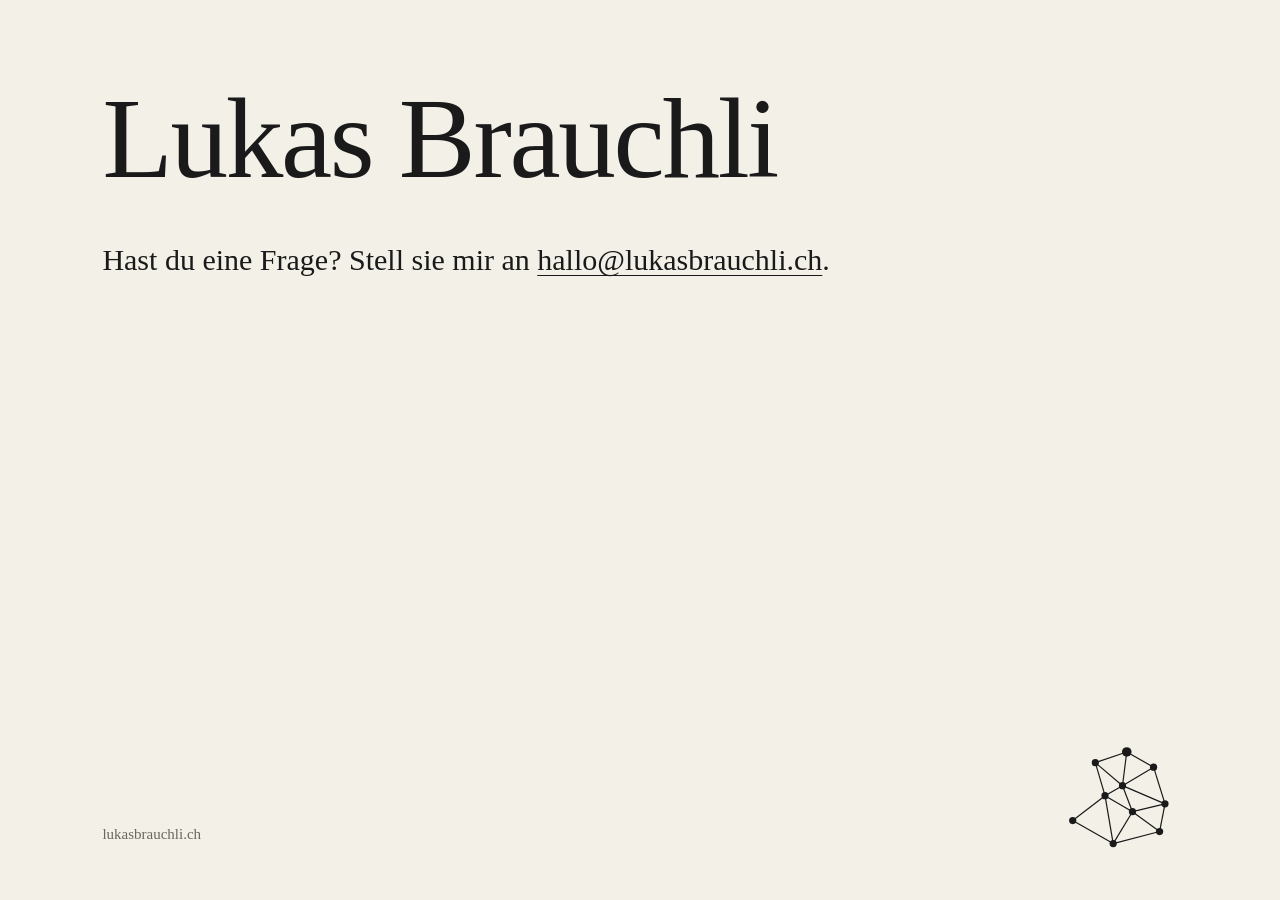
<file: index.html>
<!DOCTYPE html>
<html lang="de-CH">
<head>
<meta charset="utf-8">
<meta name="viewport" content="width=device-width, initial-scale=1">
<title>Lukas Brauchli</title>
<meta name="description" content="Lukas Brauchli. Hast du eine Frage? Stell sie mir: hallo@lukasbrauchli.ch">
<style>
  html {
    background: #f3f0e8;
    color: #1a1a1a;
  }
  body {
    margin: 0;
    min-height: 100vh;
    display: flex;
    flex-direction: column;
    justify-content: space-between;
    padding: 9vh 8vw 6vh;
    box-sizing: border-box;
    font: 19px/1.45 "Iowan Old Style", "Palatino Linotype", Palatino, Georgia, serif;
  }
  h1 {
    margin: 0;
    font-weight: normal;
    font-size: clamp(44px, 9vw, 120px);
    line-height: 1;
    letter-spacing: -0.02em;
  }
  p {
    margin: 1.4em 0 0;
    font-size: clamp(20px, 2.6vw, 30px);
    max-width: 26em;
  }
  a {
    color: inherit;
    text-decoration-thickness: 1px;
    text-underline-offset: 0.18em;
  }
  a:hover {
    background: #1a1a1a;
    color: #f3f0e8;
    text-decoration: none;
  }
  footer {
    display: flex;
    justify-content: space-between;
    align-items: flex-end;
    font-size: 15px;
    color: #6b675e;
  }
  #graph {
    width: 120px;
    height: 120px;
    margin: 0 -6px -6px 0;
  }
  #graph line {
    stroke: #1a1a1a;
    stroke-width: 1;
  }
  #graph circle {
    fill: #1a1a1a;
  }
</style>
</head>
<body>
  <main>
    <h1>Lukas Brauchli</h1>
    <p>Hast du eine Frage? Stell sie mir an <a href="mailto:hallo@lukasbrauchli.ch">hallo@lukasbrauchli.ch</a>.</p>
  </main>
  <footer>
    <span>lukasbrauchli.ch</span>
    <svg id="graph" viewBox="0 0 100 100" aria-hidden="true"></svg>
  </footer>

<script>
  // Ein kleines Netz: Punkte treiben langsam, die Linien gehen mit.
  var nodes = [
    [50, 12], [22, 30], [78, 28], [52, 42], [30, 58],
    [82, 56], [12, 74], [58, 70], [36, 88], [80, 86]
  ];
  var edges = [[0, 1], [0, 2], [0, 3], [1, 3], [2, 3], [1, 4], [3, 4], [3, 5], [2, 5], [4, 6],
    [4, 7], [3, 7], [5, 7], [6, 8], [4, 8], [7, 8], [7, 9], [5, 9], [8, 9]];
  var svg = document.getElementById('graph');
  var ns = 'http://www.w3.org/2000/svg';
  var lines = edges.map(function () { return svg.appendChild(document.createElementNS(ns, 'line')); });
  var dots = nodes.map(function (n, i) {
    var c = document.createElementNS(ns, 'circle');
    c.setAttribute('r', i === 0 ? 4 : 3);
    return c;
  });
  dots.forEach(function (c) { svg.appendChild(c); });

  function draw(t) {
    var pos = nodes.map(function (n, i) {
      return [
        n[0] + Math.sin(t / 2300 + i * 1.7) * 5,
        n[1] + Math.cos(t / 2900 + i * 2.3) * 5
      ];
    });
    edges.forEach(function (e, k) {
      lines[k].setAttribute('x1', pos[e[0]][0]);
      lines[k].setAttribute('y1', pos[e[0]][1]);
      lines[k].setAttribute('x2', pos[e[1]][0]);
      lines[k].setAttribute('y2', pos[e[1]][1]);
    });
    pos.forEach(function (p, i) {
      dots[i].setAttribute('cx', p[0]);
      dots[i].setAttribute('cy', p[1]);
    });
  }

  if (matchMedia('(prefers-reduced-motion: reduce)').matches) {
    draw(0);
  } else {
    (function loop(t) { draw(t); requestAnimationFrame(loop); })(0);
  }
</script>
</body>
</html>
</file>
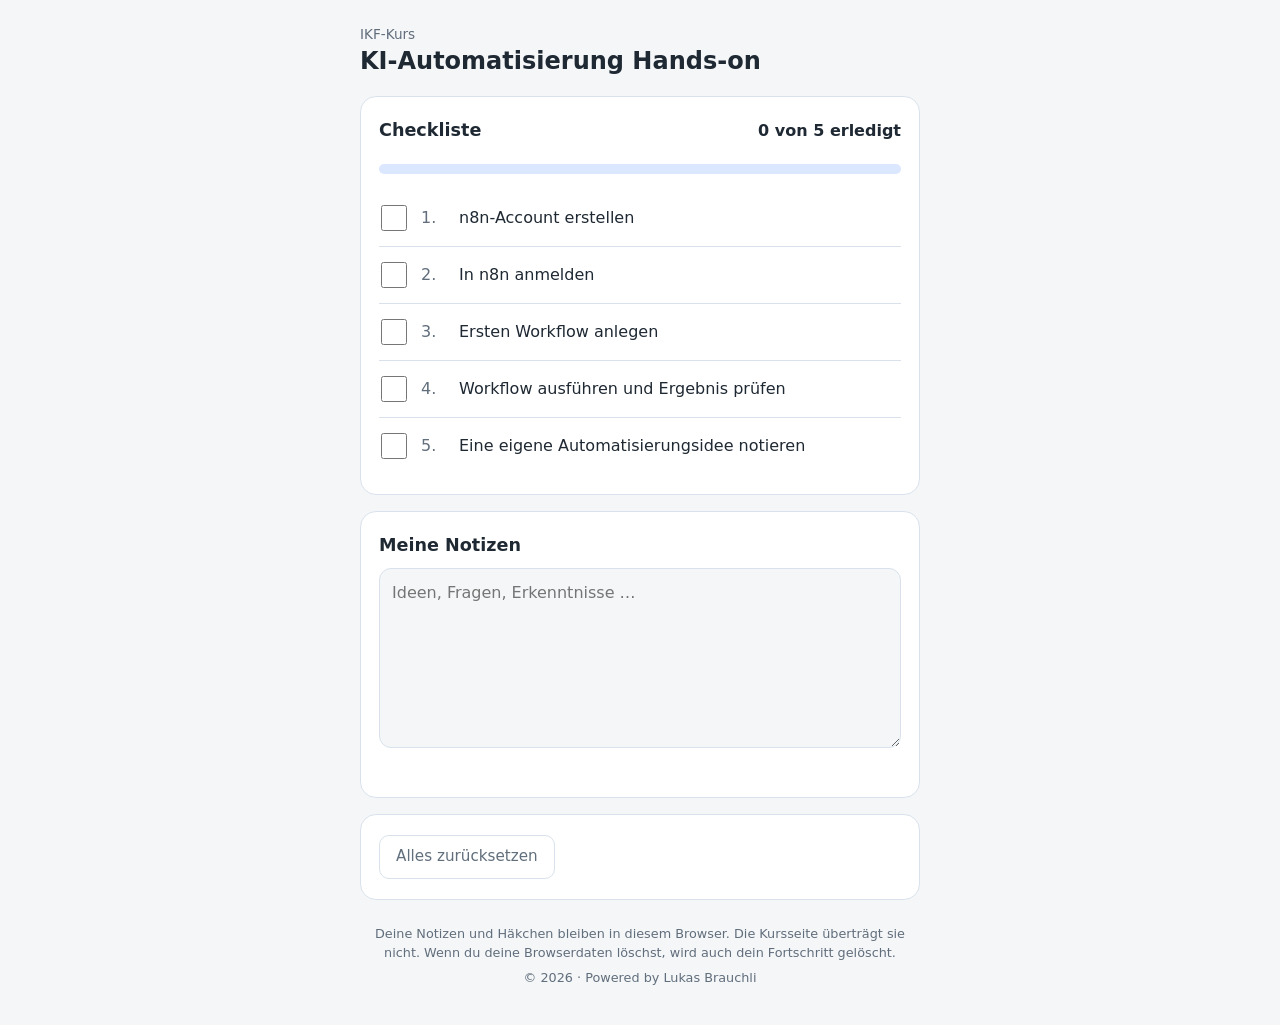
<file: schulung.html>
<!DOCTYPE html>
<html lang="de">
<head>
  <meta charset="utf-8">
  <meta name="viewport" content="width=device-width, initial-scale=1, viewport-fit=cover">
  <meta name="referrer" content="no-referrer">
  <meta http-equiv="Content-Security-Policy" content="default-src 'none'; style-src 'unsafe-inline'; script-src 'unsafe-inline'; img-src 'self' data:; base-uri 'none'; form-action 'none'">
  <meta name="theme-color" content="#1f2933">
  <title>KI-Automatisierung Hands-on – Checkliste</title>
  <style>
    :root {
      --bg: #f4f6f8;
      --card: #ffffff;
      --text: #1f2933;
      --muted: #616e7c;
      --accent: #2563eb;
      --accent-soft: #dbe7ff;
      --border: #d9e2ec;
      --done: #1b7f3b;
      --radius: 16px;
    }
    @media (prefers-color-scheme: dark) {
      :root {
        --bg: #12171d;
        --card: #1c232b;
        --text: #f0f4f8;
        --muted: #9aa5b1;
        --accent: #4f8cff;
        --accent-soft: #22324d;
        --border: #323f4b;
        --done: #4cc77a;
      }
    }
    * { box-sizing: border-box; }
    html { -webkit-text-size-adjust: 100%; }
    body {
      margin: 0;
      font-family: system-ui, -apple-system, "Segoe UI", Roboto, sans-serif;
      background: var(--bg);
      color: var(--text);
      line-height: 1.5;
      padding: max(16px, env(safe-area-inset-top)) 16px max(16px, env(safe-area-inset-bottom));
      -webkit-tap-highlight-color: transparent;
    }
    .wrap { max-width: 560px; margin: 0 auto; }
    header { margin: 8px 0 20px; }
    .kicker { font-size: 0.85rem; color: var(--muted); margin: 0; }
    h1 { font-size: 1.5rem; line-height: 1.25; margin: 2px 0 0; }
    .card {
      background: var(--card);
      border: 1px solid var(--border);
      border-radius: var(--radius);
      padding: 20px 18px;
      margin-bottom: 16px;
    }
    h2 { font-size: 1.1rem; margin: 0 0 12px; }

    .progress-head {
      display: flex;
      justify-content: space-between;
      align-items: baseline;
      gap: 12px;
      margin-bottom: 8px;
    }
    .progress-text { font-weight: 600; font-variant-numeric: tabular-nums; }
    .progress-text.complete { color: var(--done); }
    .bar {
      height: 10px;
      background: var(--accent-soft);
      border-radius: 999px;
      overflow: hidden;
      margin-bottom: 16px;
    }
    .bar-fill {
      height: 100%;
      width: 0;
      background: var(--accent);
      border-radius: 999px;
    }
    .bar-fill.complete { background: var(--done); }
    @media (prefers-reduced-motion: no-preference) {
      .bar-fill { transition: width 0.3s ease; }
    }

    .tasks { list-style: none; margin: 0; padding: 0; }
    .tasks li + li { border-top: 1px solid var(--border); }
    .tasks label {
      display: flex;
      align-items: center;
      gap: 14px;
      min-height: 56px;
      padding: 10px 2px;
      cursor: pointer;
    }
    .tasks input[type="checkbox"] {
      flex: none;
      width: 26px;
      height: 26px;
      margin: 0;
      accent-color: var(--accent);
      cursor: pointer;
    }
    .num {
      flex: none;
      width: 1.5em;
      color: var(--muted);
      font-variant-numeric: tabular-nums;
    }
    .tasks input:checked ~ .task-text { color: var(--muted); text-decoration: line-through; }
    .tasks input:focus-visible { outline: 3px solid var(--accent); outline-offset: 2px; }

    .notes-label { display: block; font-size: 1.1rem; font-weight: 600; margin: 0 0 10px; }
    textarea {
      display: block;
      width: 100%;
      min-height: 180px;
      resize: vertical;
      font: inherit;
      font-size: 16px; /* verhindert Zoom auf iOS */
      color: var(--text);
      background: var(--bg);
      border: 1px solid var(--border);
      border-radius: 12px;
      padding: 12px;
    }
    textarea:focus-visible { outline: 3px solid var(--accent); outline-offset: 1px; }
    .save-state { font-size: 0.85rem; color: var(--muted); min-height: 1.5em; margin: 8px 0 0; }

    .reset {
      font: inherit;
      font-size: 0.95rem;
      min-height: 44px;
      padding: 0 16px;
      border-radius: 10px;
      border: 1px solid var(--border);
      background: transparent;
      color: var(--muted);
      cursor: pointer;
    }
    .reset:focus-visible { outline: 3px solid var(--accent); outline-offset: 2px; }

    .warning {
      font-size: 0.9rem;
      border: 1px solid var(--border);
      border-radius: 12px;
      padding: 10px 12px;
      margin: 0 0 16px;
    }

    footer {
      font-size: 0.8rem;
      color: var(--muted);
      text-align: center;
      padding: 8px 4px 16px;
    }
    footer p { margin: 0 0 6px; }
  </style>
</head>
<body>
  <div class="wrap">
    <header>
      <p class="kicker">IKF-Kurs</p>
      <h1>KI-Automatisierung Hands-on</h1>
    </header>

    <p class="warning" id="storage-warning" hidden>
      Dein Browser erlaubt hier kein Speichern. Häkchen und Notizen gehen beim Neuladen verloren.
    </p>

    <section class="card" aria-labelledby="checklist-title">
      <div class="progress-head">
        <h2 id="checklist-title">Checkliste</h2>
        <span class="progress-text" id="progress-text" aria-live="polite">0 von 5 erledigt</span>
      </div>
      <div class="bar" role="progressbar" id="progress-bar"
           aria-label="Fortschritt" aria-valuemin="0" aria-valuemax="5" aria-valuenow="0">
        <div class="bar-fill" id="bar-fill"></div>
      </div>

      <ul class="tasks">
        <li><label><input type="checkbox" data-task="n8n-account"><span class="num">1.</span><span class="task-text">n8n-Account erstellen</span></label></li>
        <li><label><input type="checkbox" data-task="n8n-login"><span class="num">2.</span><span class="task-text">In n8n anmelden</span></label></li>
        <li><label><input type="checkbox" data-task="first-workflow"><span class="num">3.</span><span class="task-text">Ersten Workflow anlegen</span></label></li>
        <li><label><input type="checkbox" data-task="run-workflow"><span class="num">4.</span><span class="task-text">Workflow ausführen und Ergebnis prüfen</span></label></li>
        <li><label><input type="checkbox" data-task="own-idea"><span class="num">5.</span><span class="task-text">Eine eigene Automatisierungsidee notieren</span></label></li>
      </ul>
    </section>

    <section class="card">
      <label class="notes-label" for="notes">Meine Notizen</label>
      <textarea id="notes" placeholder="Ideen, Fragen, Erkenntnisse …" autocomplete="off" spellcheck="true"></textarea>
      <p class="save-state" id="save-state" aria-live="polite"></p>
    </section>

    <section class="card">
      <button type="button" class="reset" id="reset">Alles zurücksetzen</button>
    </section>

    <footer>
      <p>Deine Notizen und Häkchen bleiben in diesem Browser. Die Kursseite überträgt sie nicht. Wenn du deine Browserdaten löschst, wird auch dein Fortschritt gelöscht.</p>
      <p>© 2026 · Powered by Lukas Brauchli</p>
    </footer>
  </div>

  <script>
    (function () {
      var STORAGE_KEY = 'ikf-ki-automatisierung-hands-on:v1';
      var boxes = Array.prototype.slice.call(document.querySelectorAll('input[data-task]'));
      var notes = document.getElementById('notes');
      var progressText = document.getElementById('progress-text');
      var progressBar = document.getElementById('progress-bar');
      var barFill = document.getElementById('bar-fill');
      var saveState = document.getElementById('save-state');
      var warning = document.getElementById('storage-warning');
      var resetBtn = document.getElementById('reset');
      var total = boxes.length;
      var saveTimer = null;

      // Prüfen, ob der Browser lokales Speichern erlaubt (z. B. nicht im privaten Modus mancher Browser)
      var storage = null;
      try {
        var testKey = STORAGE_KEY + ':test';
        window.localStorage.setItem(testKey, '1');
        window.localStorage.removeItem(testKey);
        storage = window.localStorage;
      } catch (e) {
        storage = null;
      }
      if (!storage) warning.hidden = false;

      function load() {
        if (!storage) return { tasks: {}, notes: '' };
        try {
          var data = JSON.parse(storage.getItem(STORAGE_KEY) || '{}');
          return {
            tasks: (data && typeof data.tasks === 'object' && data.tasks) || {},
            notes: (data && typeof data.notes === 'string') ? data.notes : ''
          };
        } catch (e) {
          return { tasks: {}, notes: '' };
        }
      }

      function save() {
        if (!storage) return false;
        var tasks = {};
        boxes.forEach(function (b) { tasks[b.dataset.task] = b.checked; });
        try {
          storage.setItem(STORAGE_KEY, JSON.stringify({ tasks: tasks, notes: notes.value }));
          return true;
        } catch (e) {
          saveState.textContent = 'Speichern nicht möglich (Speicher voll oder gesperrt).';
          return false;
        }
      }

      function updateProgress() {
        var done = boxes.filter(function (b) { return b.checked; }).length;
        var complete = done === total;
        progressText.textContent = done + ' von ' + total + ' erledigt';
        progressText.classList.toggle('complete', complete);
        barFill.classList.toggle('complete', complete);
        barFill.style.width = (total ? (done / total) * 100 : 0) + '%';
        progressBar.setAttribute('aria-valuenow', String(done));
        progressBar.setAttribute('aria-valuetext', done + ' von ' + total + ' erledigt');
      }

      // Gespeicherten Stand wiederherstellen
      var state = load();
      boxes.forEach(function (b) { b.checked = state.tasks[b.dataset.task] === true; });
      notes.value = state.notes;
      updateProgress();

      boxes.forEach(function (b) {
        b.addEventListener('change', function () {
          updateProgress();
          save();
        });
      });

      notes.addEventListener('input', function () {
        if (!storage) return;
        saveState.textContent = 'Wird gespeichert …';
        clearTimeout(saveTimer);
        saveTimer = setTimeout(function () {
          if (save()) saveState.textContent = 'Gespeichert in diesem Browser.';
        }, 400);
      });

      // Beim Verlassen der Seite sofort sichern, falls noch etwas aussteht
      window.addEventListener('pagehide', function () {
        clearTimeout(saveTimer);
        save();
      });

      // Änderungen aus einem anderen Tab übernehmen
      window.addEventListener('storage', function (ev) {
        if (ev.key !== STORAGE_KEY) return;
        var s = load();
        boxes.forEach(function (b) { b.checked = s.tasks[b.dataset.task] === true; });
        if (document.activeElement !== notes) notes.value = s.notes;
        updateProgress();
      });

      resetBtn.addEventListener('click', function () {
        if (!window.confirm('Alle Häkchen und Notizen in diesem Browser löschen?')) return;
        boxes.forEach(function (b) { b.checked = false; });
        notes.value = '';
        clearTimeout(saveTimer);
        if (storage) {
          try { storage.removeItem(STORAGE_KEY); } catch (e) { /* ignorieren */ }
        }
        saveState.textContent = '';
        updateProgress();
      });
    })();
  </script>
</body>
</html>
</file>
